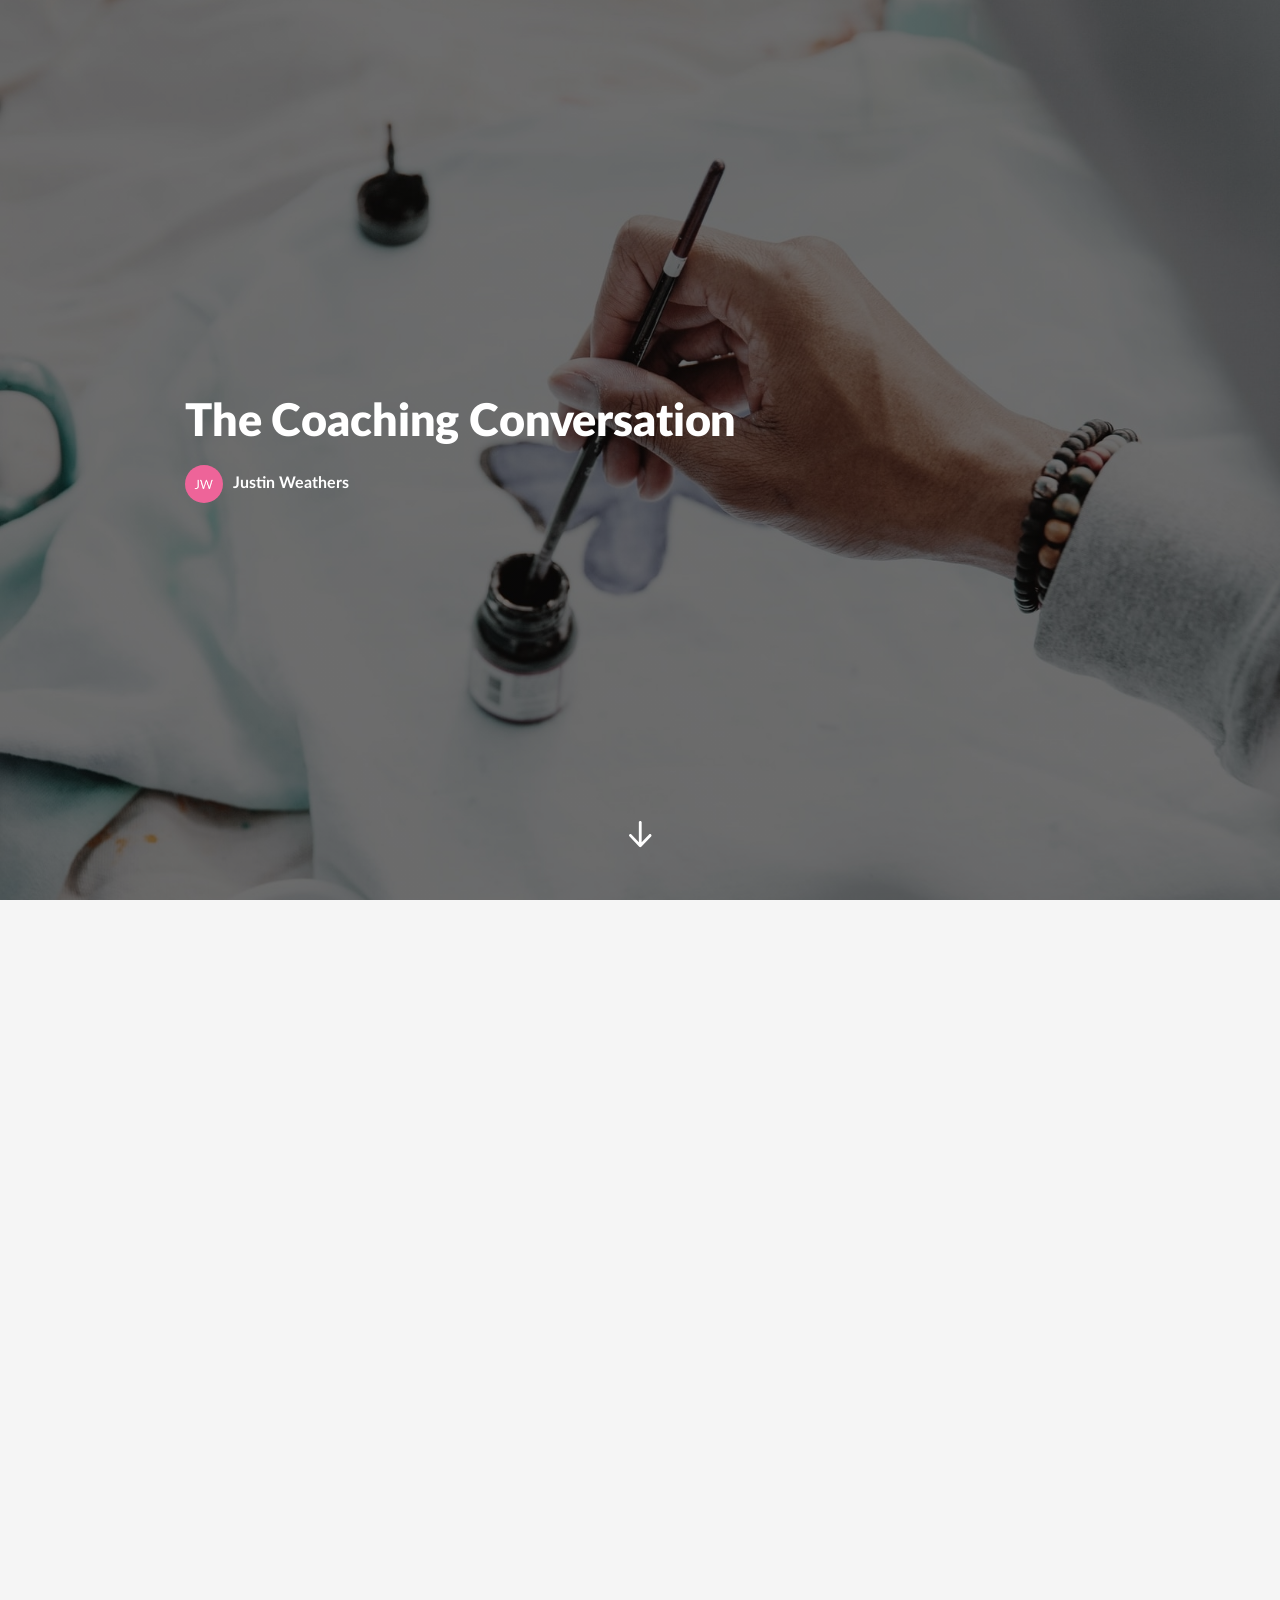
<file: coaching-scenario/index.html>
<!doctype html>
<!-- 
course package version: YXv0V9Nw
rise_frontend sha: c25c161f08b83afee4dd8471cb81fd170e88ce3a
learn_distribution_frontend sha: 05803702ac947dc138c0dc56cf17ac5513be0336
mondrian sha: cbf620b1ce9669817cdb1057e0eefb35329bfee2
sandbox sha: 38e0c7bca6fd6bed198d58039339932c1fb4afbe
 -->
<html lang="en">
  <head>
    <meta charset="utf-8">
    <meta name="viewport" content="width=device-width,initial-scale=1">
    <title>The Coaching Conversation</title>
    
      <link rel="stylesheet" href="lib/sandbox/4adfab46.css">
    
    <script type="application/json" id="__CONFIG__">
      {"remoteManifest":{"learn_distribution_frontend":{".js":["learn_dist/entry.js"]},"mondrian":{".js":["mondrian/entry.js"]}},"assetTargetPrefixes":{"media":"assets","font":"lib/fonts"}}
    </script>
    
    <script src="lib/dist/69565ad8.js"></script>
  </head>
  <body>
    <div id="app"></div>
    
      <script src="lib/rise/b2f8136b.js"></script>
    
      <script src="lib/sandbox/c77685df.js"></script>
    
  </body>
</html>
</file>
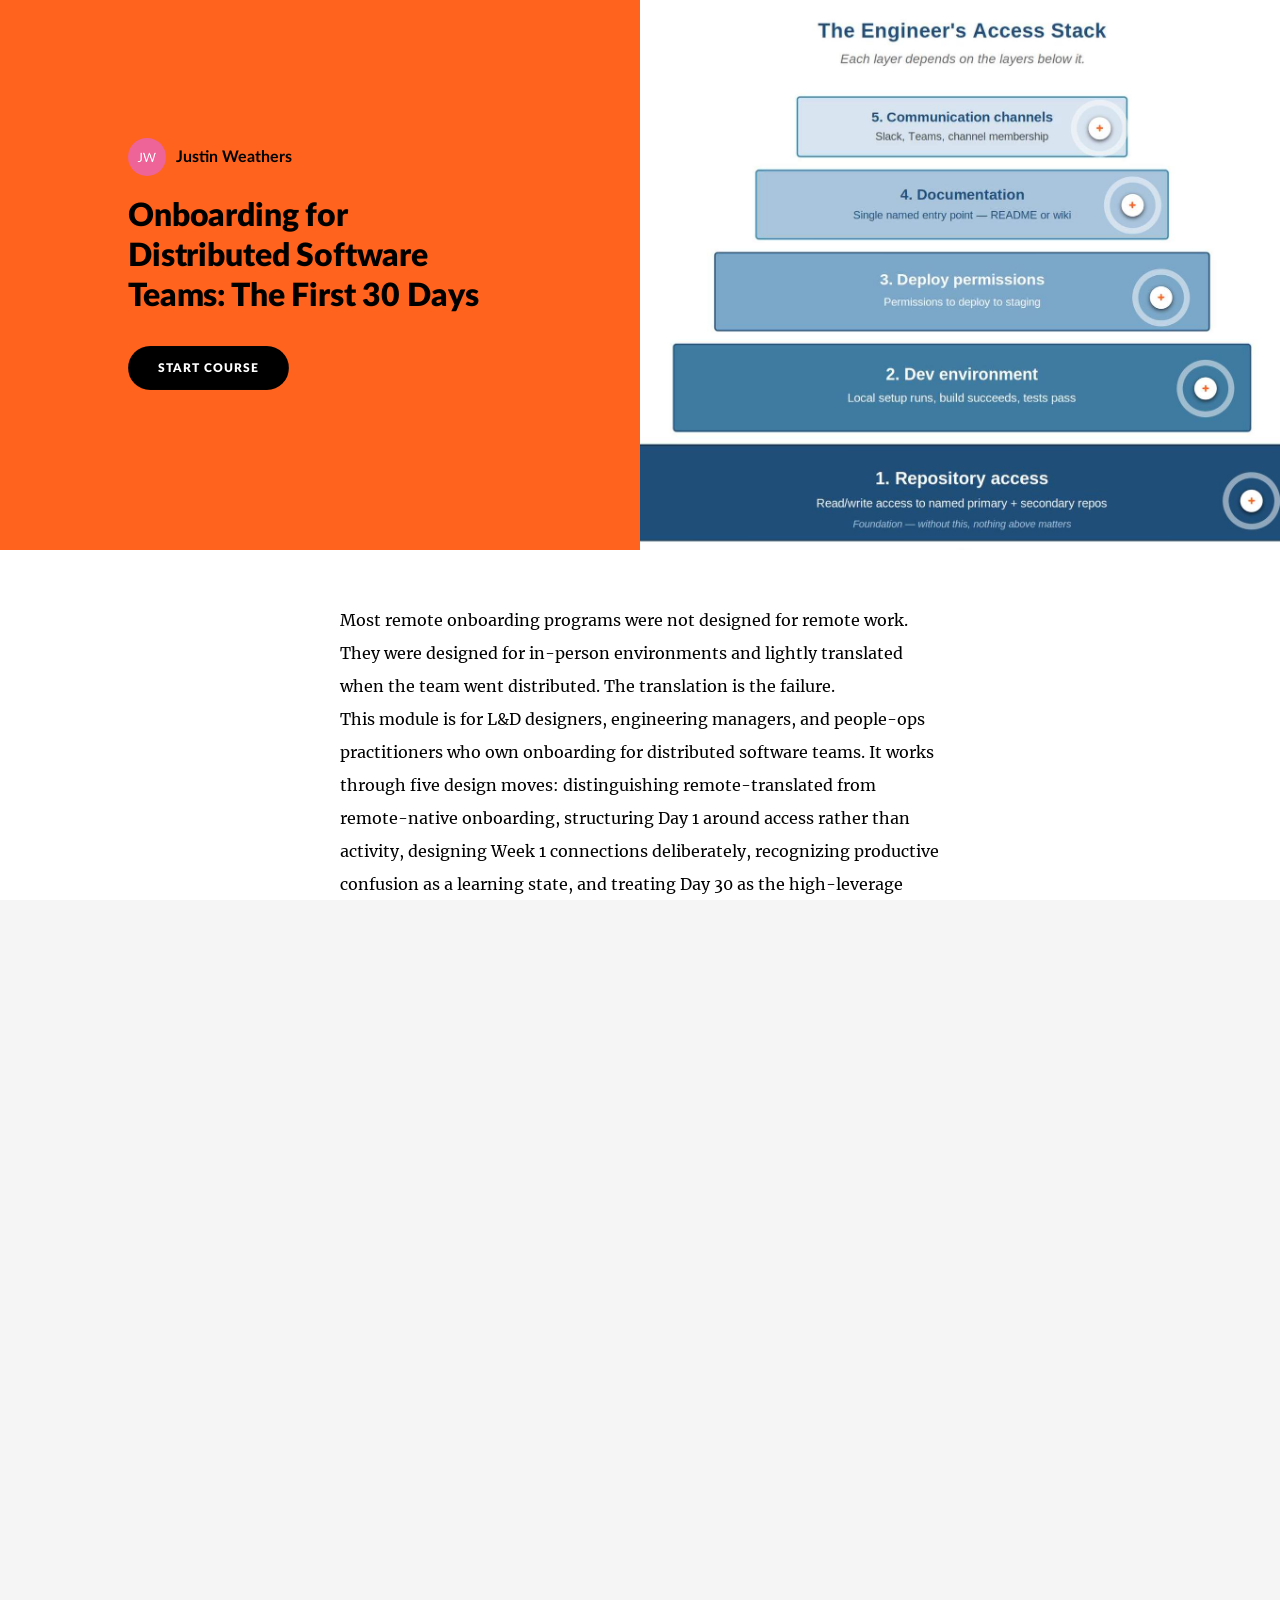
<file: distributed-onboarding/index.html>
<!doctype html>
<!-- 
course package version: jAhAKFxd
rise_frontend sha: c25c161f08b83afee4dd8471cb81fd170e88ce3a
learn_distribution_frontend sha: 05803702ac947dc138c0dc56cf17ac5513be0336
mondrian sha: cbf620b1ce9669817cdb1057e0eefb35329bfee2
sandbox sha: 38e0c7bca6fd6bed198d58039339932c1fb4afbe
 -->
<html lang="en">
  <head>
    <meta charset="utf-8">
    <meta name="viewport" content="width=device-width,initial-scale=1">
    <title>Onboarding for Distributed Software Teams: The First 30 Days</title>
    
      <link rel="stylesheet" href="lib/sandbox/4adfab46.css">
    
    <script type="application/json" id="__CONFIG__">
      {"remoteManifest":{"learn_distribution_frontend":{".js":["learn_dist/entry.js"]},"mondrian":{".js":["mondrian/entry.js"]}},"assetTargetPrefixes":{"media":"assets","font":"lib/fonts"}}
    </script>
    
    <script src="lib/dist/69565ad8.js"></script>
  </head>
  <body>
    <div id="app"></div>
    
      <script src="lib/rise/b2f8136b.js"></script>
    
      <script src="lib/sandbox/c77685df.js"></script>
    
  </body>
</html>
</file>
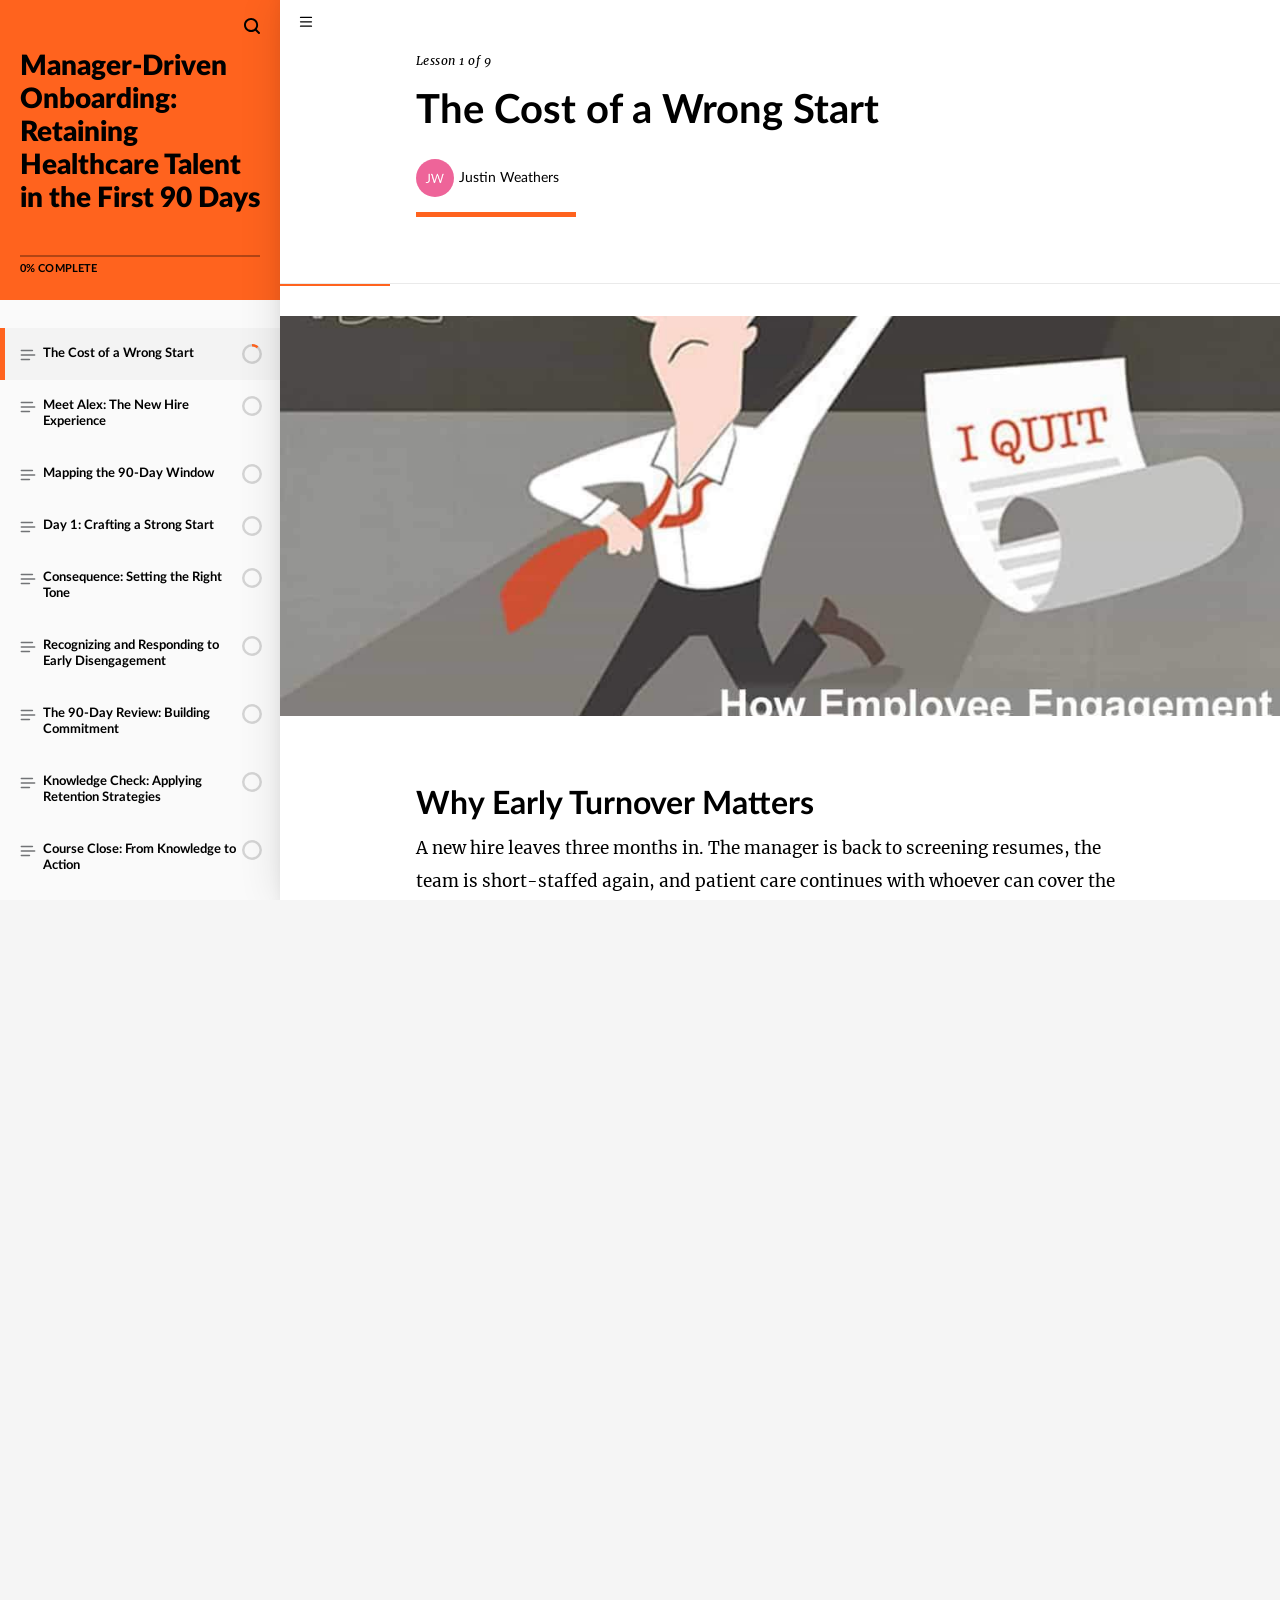
<file: manager-driven-onboarding/index.html>
<!doctype html>
<!-- 
course package version: uNNynNEf
rise_frontend sha: 44e1bdf6849861e13b3926a90caca0a72ef261e7
learn_distribution_frontend sha: 3b344458a85dc5995d1906bca0040524880857ac
mondrian sha: 3c846c3aaa459c307a5363f4cf4cd3d91bb73cf8
sandbox sha: 38e0c7bca6fd6bed198d58039339932c1fb4afbe
 -->
<html lang="en">
  <head>
    <meta charset="utf-8">
    <meta name="viewport" content="width=device-width,initial-scale=1">
    <title>Manager-Driven Onboarding: Retaining Healthcare Talent in the First 90 Days</title>
    
      <link rel="stylesheet" href="lib/sandbox/4adfab46.css">
    
    <script type="application/json" id="__CONFIG__">
      {"remoteManifest":{"learn_distribution_frontend":{".js":["learn_dist/entry.js"]},"mondrian":{".js":["mondrian/entry.js"]}},"assetTargetPrefixes":{"media":"assets","font":"lib/fonts"}}
    </script>
    
    <script src="lib/dist/4215d215.js"></script>
  </head>
  <body>
    <div id="app"></div>
    
      <script src="lib/rise/96b7d247.js"></script>
    
      <script src="lib/sandbox/c77685df.js"></script>
    
  </body>
</html>
</file>
<file: coaching-scenario/lib/sandbox/4adfab46.css>
html,
body {
  height: 100%;
  margin: 0;
  padding: 0;
}

iframe {
  border: none;
  display: block;
  height: 100%;
  width: 100%;
}
</file>
<file: distributed-onboarding/lib/sandbox/4adfab46.css>
html,
body {
  height: 100%;
  margin: 0;
  padding: 0;
}

iframe {
  border: none;
  display: block;
  height: 100%;
  width: 100%;
}
</file>
<file: manager-driven-onboarding/lib/sandbox/4adfab46.css>
html,
body {
  height: 100%;
  margin: 0;
  padding: 0;
}

iframe {
  border: none;
  display: block;
  height: 100%;
  width: 100%;
}
</file>
